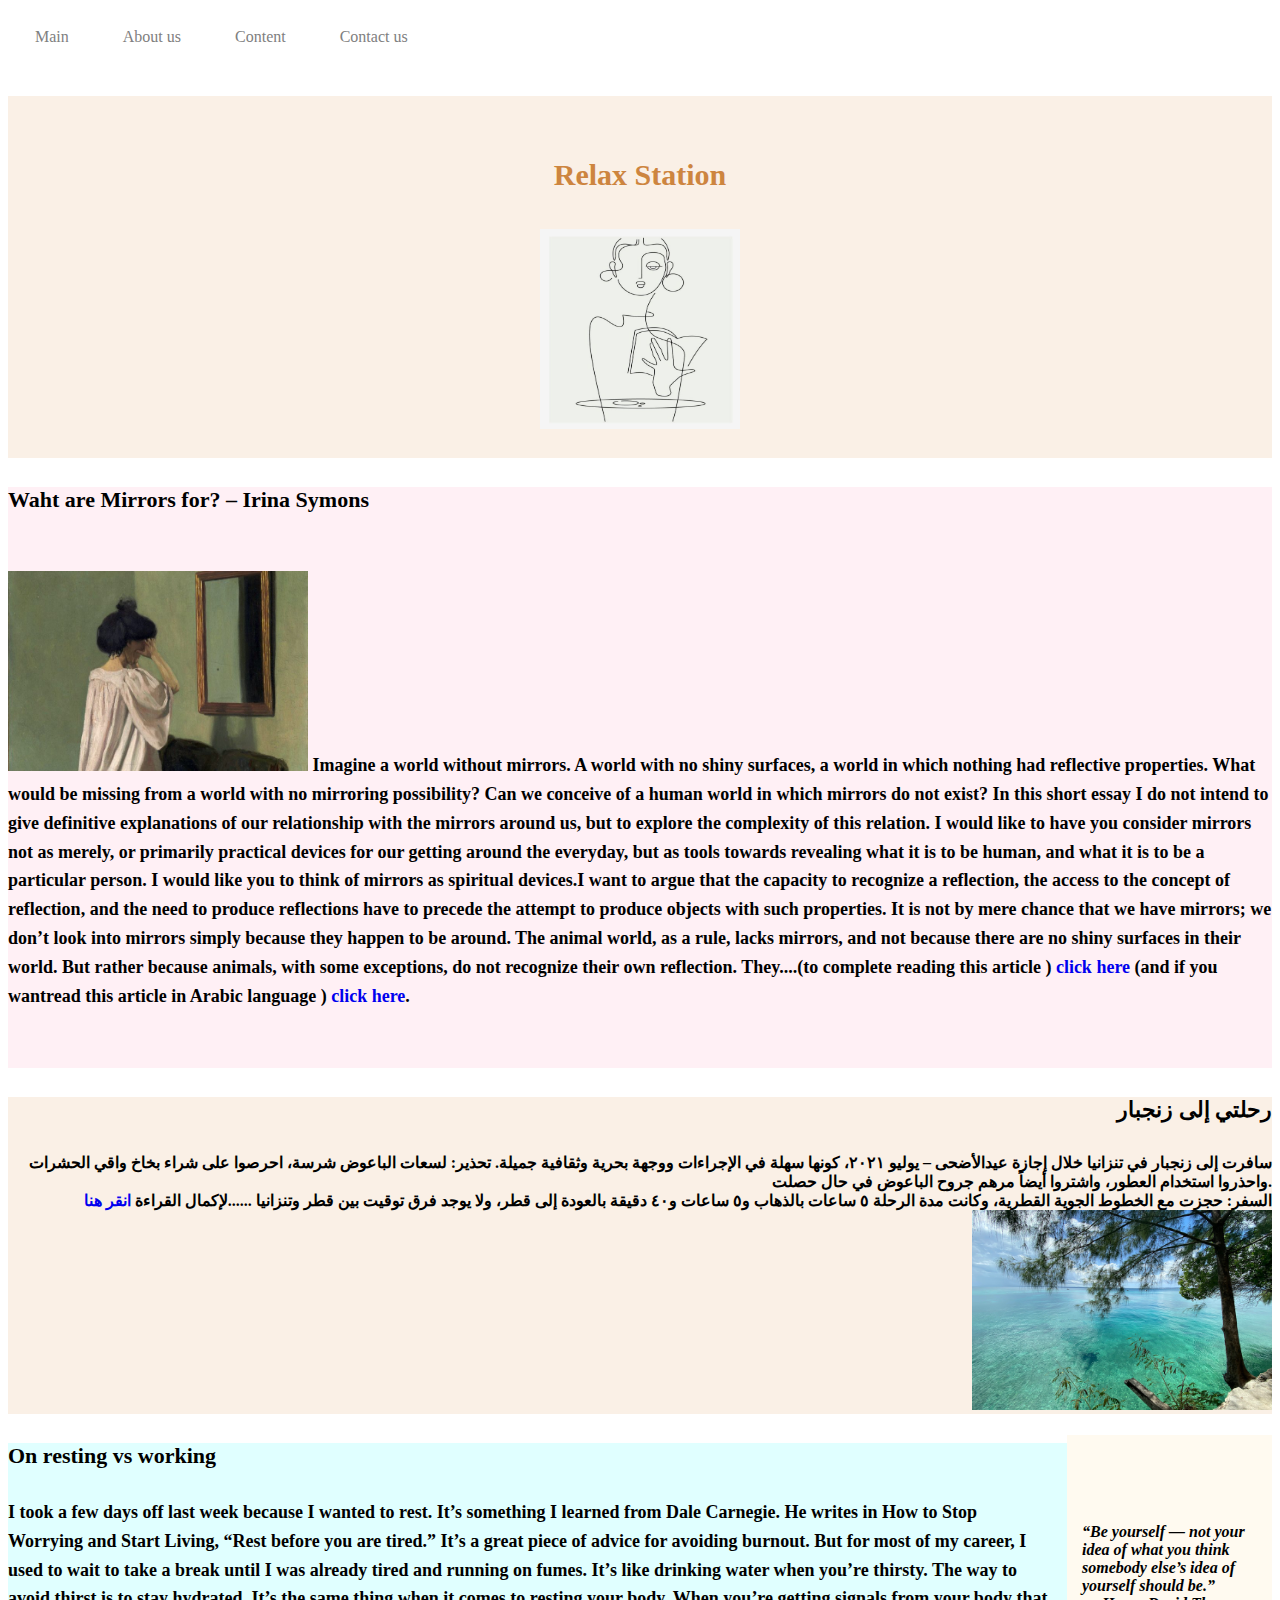
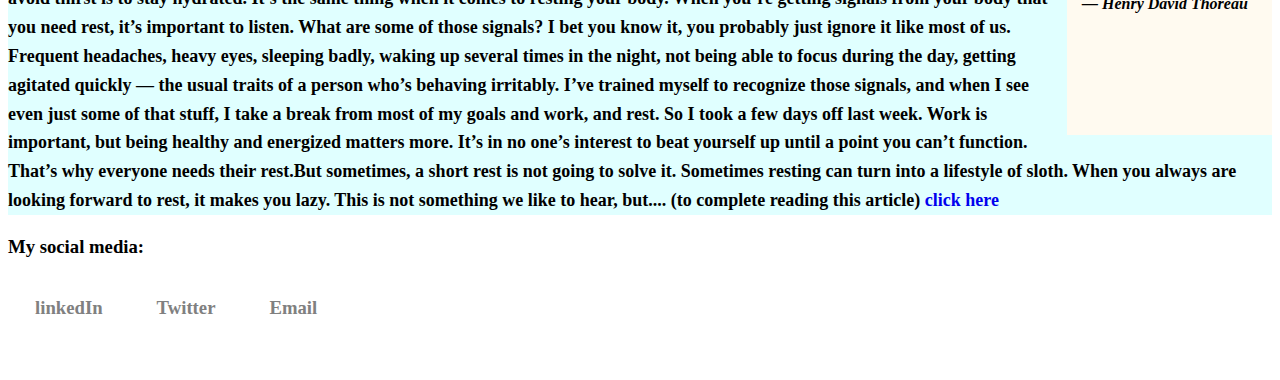
<file: index.html>
<!DOCTYPE html>

<!--this's welcome page-->

<html>

 <head>
 
 <meta charset ="utf-8">
 
 <link rel="stylesheet" href="cssweb.css">
 
 <title>Welcome page </title>
 
 <style>
 
 
 ul{
 list-style-type:none;
 margin:0;
 padding:0;
 overflow:hidden;
 background-color:balck; 
 }
 
 li{
 float:left; 
 }
 
 li a{
 display: block;
 color:gray;
 text-align:center;
 padding:20px 27px; <!-- width of the block , space between each link -->
 text-decoration:none;
 }
 
 li a:hover{
 background-color:#e6e6fa; 
 }
 
a{
font-family:Cursive;
}
 header {
    background-color:#faf0e6;
	text-align:center;
	margin-top:30px;
	margin-bottom:20px;
	padding: 25px;
}


aside{
 width:190px;
 height:300px;
 display: block;
 padding-left:15px;
 margin-left:15px;
 float:right;
 font-style:italic;
 background-color:#fffaf0; <!--or: #e6e6fa /#fffaf0 -->
 
}


 </style>
 </head>

 <body>
 <main>
 <section id="1" > <!--section #1 -->
 <nav> <div>
 <ul>
 <li><a href="index.html">Main</a></li>
 <li><a href="aboutaus.html">About us</a></li>
 <li><a href="fourthP.html">Content</a></li>
 <li><a href="contactus.html">Contact us</a></li>
 </ul></div>
 </nav></section>
 
 
 <header>
 <h3 style="color:#cd853f;line-height: 1.6;font-weight:bold;
 font-size:30px;font-family:Cursive; font-size:24;"
 ><strong>Relax Station</h3>
 <img alt="logo" src="Pictures/logo.jpg" width="200" height="200">
 </header>
 <article style="background-color:#fff0f5;"> <!--first article -->
 <h4 style="font-family:Times New Roman;font-size:22px;">Waht are Mirrors for? – Irina Symons<h4>
 <p style="font-family:Times New Roman;font-size:18px;line-height: 1.6;"><br><img alt="maana" src="Pictures/maana.jpg" width="300" height="200">
 Imagine a world without mirrors. A world with no shiny surfaces, a world in which nothing had reflective properties. What 
 would be missing from a world with no mirroring possibility? Can we conceive of a human world in which mirrors do not exist? 
 In this short essay I do not intend to give definitive explanations of our relationship with the mirrors around us, but to 
 explore the complexity of this relation. I would like to have you consider mirrors not as merely, or primarily practical 
 devices for our getting around the everyday, but as tools towards revealing what it is to be human, and what it is to be a 
 particular person. I would like you to think of mirrors as spiritual devices.I want to argue that the capacity to recognize a 
 reflection, the access to the concept of reflection, and the need to produce reflections have to precede the attempt to produce 
 objects with such properties. It is not by mere chance that we have mirrors; we don’t look into mirrors simply because they 
 happen to be around. The animal world, as a rule, lacks mirrors, and not because there are no shiny surfaces in their world. 
 But rather because animals, with some exceptions, do not recognize their own reflection. They....(to complete reading this 
 article )<a style="font-family:Times New Roman;font-size:auto;"href="https://mana.net/15325" > click here </a> (and if you wantread this article in Arabic language 
 )<a style="font-family:Times New Roman;font-size:auto;"href="https://mana.net/15315"> click here</a>.
 <br><br><br>
 </p>
 </article>
 
 <article style="background-color:#faf0e6;"> <!--third article -->
 <h4 style="font-family:Lateef;font-size:22px;text-align:right;">رحلتي إلى زنجبار<h4>
 <p style="font-family:Lateef;font-size:18;text-align:right;line-height=1.6 em">
 
سافرت إلى زنجبار في تنزانيا خلال إجازة عيدالأضحى – يوليو ٢٠٢١، كونها سهلة في الإجراءات ووجهة بحرية وثقافية جميلة.

تحذير: لسعات الباعوض شرسة، احرصوا على شراء بخاخ واقي الحشرات واحذروا استخدام العطور، واشتروا أيضاً مرهم جروح الباعوض في حال حصلت.
<br>
السفر:

حجزت مع الخطوط الجوية القطرية، وكانت مدة الرحلة ٥ ساعات بالذهاب و٥ ساعات و٤٠ دقيقة بالعودة إلى قطر، ولا يوجد فرق توقيت بين قطر وتنزانيا

......لإكمال القراءة 

<a href= "https://www.tahanialhajri.com/zanzibar/">انقر هنا </a>

<img sytle="float:right;"alt="tahani" src="Pictures/tahani.jpeg" width="300" height="200">
 </p>
 </article>
 
 <aside > 
 <p>
 <br><br><br>
 <br>
 “Be yourself — not your idea of what you think <br>somebody else’s idea of yourself should be.”<br>— Henry David Thoreau
 </p>
 </aside>
 <section id="2"> <!--section #2 -->
 <article style="background-color:lightcyan;">
 <h4 style="font-family:Times New Roman;font-size:22px;">On resting vs working<h4> <!--third article -->
 <p style="font-family:Times New Roman;font-size:18px;line-height: 1.6;">
 I took a few days off last week because I wanted to rest. It’s something I learned from Dale Carnegie. He writes in How to Stop Worrying and Start Living, “Rest before you are tired.” It’s a great 
 piece of advice for avoiding burnout. But for most of my career, I used to wait to take a break until I was already tired and running on fumes. It’s like drinking water when you’re thirsty. 
 The way to avoid thirst is to stay hydrated. It’s the same thing when it comes to resting your body. When you’re getting signals from your body that you need rest, it’s important to listen.
What are some of those signals? I bet you know it, you probably just ignore it like most of us. Frequent headaches, heavy eyes, sleeping badly, waking up several times in the night, not being able to 
focus during the day, getting agitated quickly — the usual traits of a person who’s behaving irritably. I’ve trained myself to recognize those signals, and when I see even just some of that stuff, I 
take a break from most of my goals and work, and rest. So I took a few days off last week.

Work is important, but being healthy and energized matters more. It’s in no one’s interest to beat yourself up until a point you can’t function. 
That’s why everyone needs their rest.But sometimes, a short rest is not going to solve it. Sometimes resting can turn into a lifestyle of sloth. 
When you always are looking forward to rest, it makes you lazy. This is not something we like to hear, but.... (to complete reading this 
 article)<a style="font-family:Times New Roman;font-size:auto;" href="https://medium.com/darius-foroux/on-resting-vs-working-680088de95e" > click here</a>
 
 </p>
 
 </article><section/>
 
 <footer>
 <h3>My social media:<h3>
 <ul>
 <li><a href="https://www.linkedin.com/in/%D8%AC%D9%85%D8%A7%D9%86%D9%87-%D9%85%D8%AD%D8%AC%D9%88%D8%A8-778749182">linkedIn</a><br></li>
 <li><a href="https://twitter.com/IIJOMANAX" >Twitter</a><br></li>
 <li><a href = "mailto:Mahjoobjx@gmail.com">Email</a></li>
 </ul>
 </footer>
 </main>
 </body>






</html>
</file>
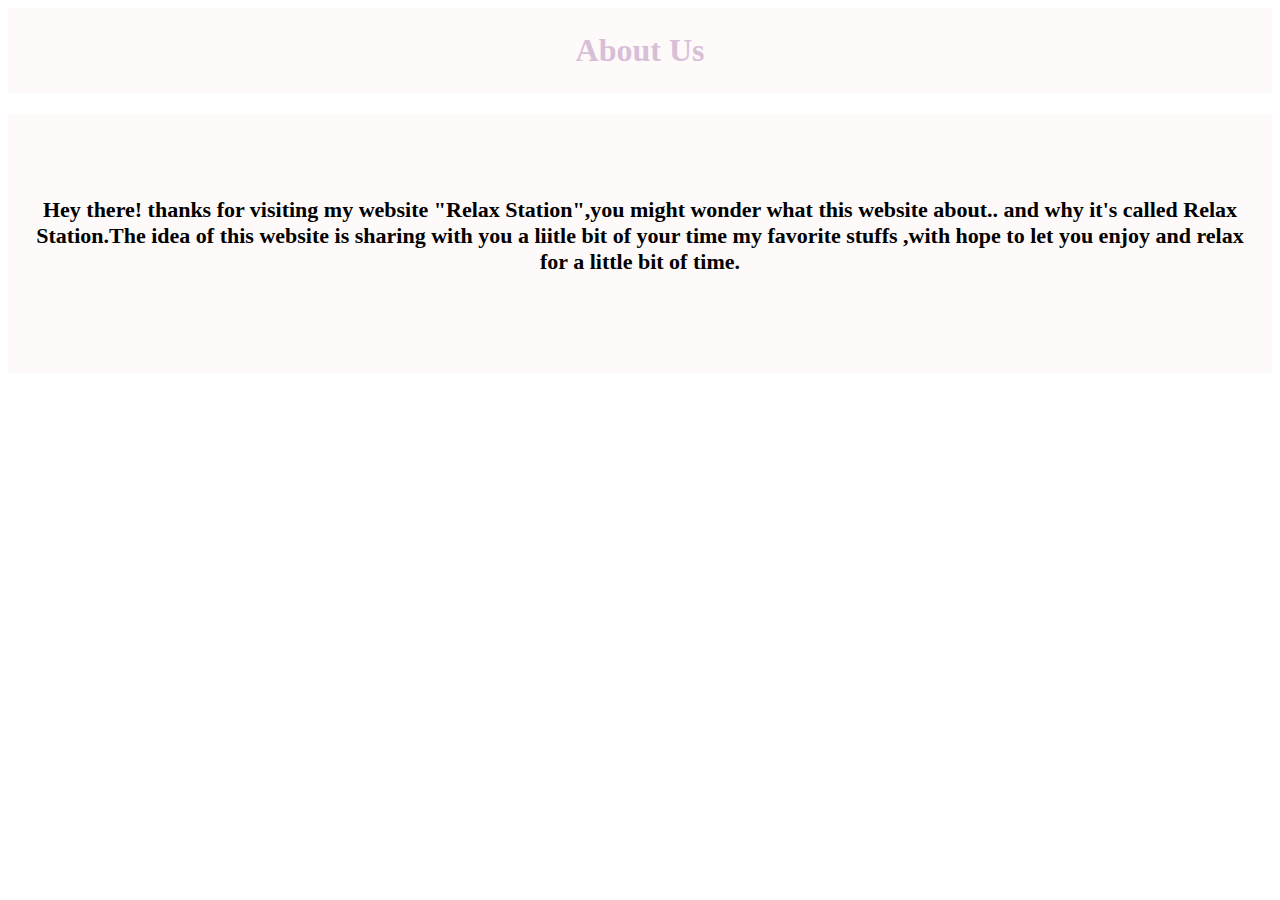
<file: aboutaus.html>
<!DOTYPE html> 

<html>
  <head>
  <meta charset ="utf-8">
  <link rel="stylesheet" href="cssweb.css">
  <title>About Us</title>
  
  <style>
  

  table,th,td{
  border: 1.5px solid;
  text-align:center;
  padding:25px;
  font-family:Cursive;
  font-size:15;
  }
  
  </style>
  
  </head>


  <body>
  <h1> About Us <h1><br>
  
  <p>Hey there! thanks for visiting my website "Relax Station",you might wonder what this website about..
  and why it's called Relax Station.The idea of this website is sharing with you a liitle bit of your time my favorite stuffs
  ,with hope to let you enjoy and relax for a little bit of time.
  <br><br><br></p>
  
  

  
  
  
  </body>

</html>
</file>
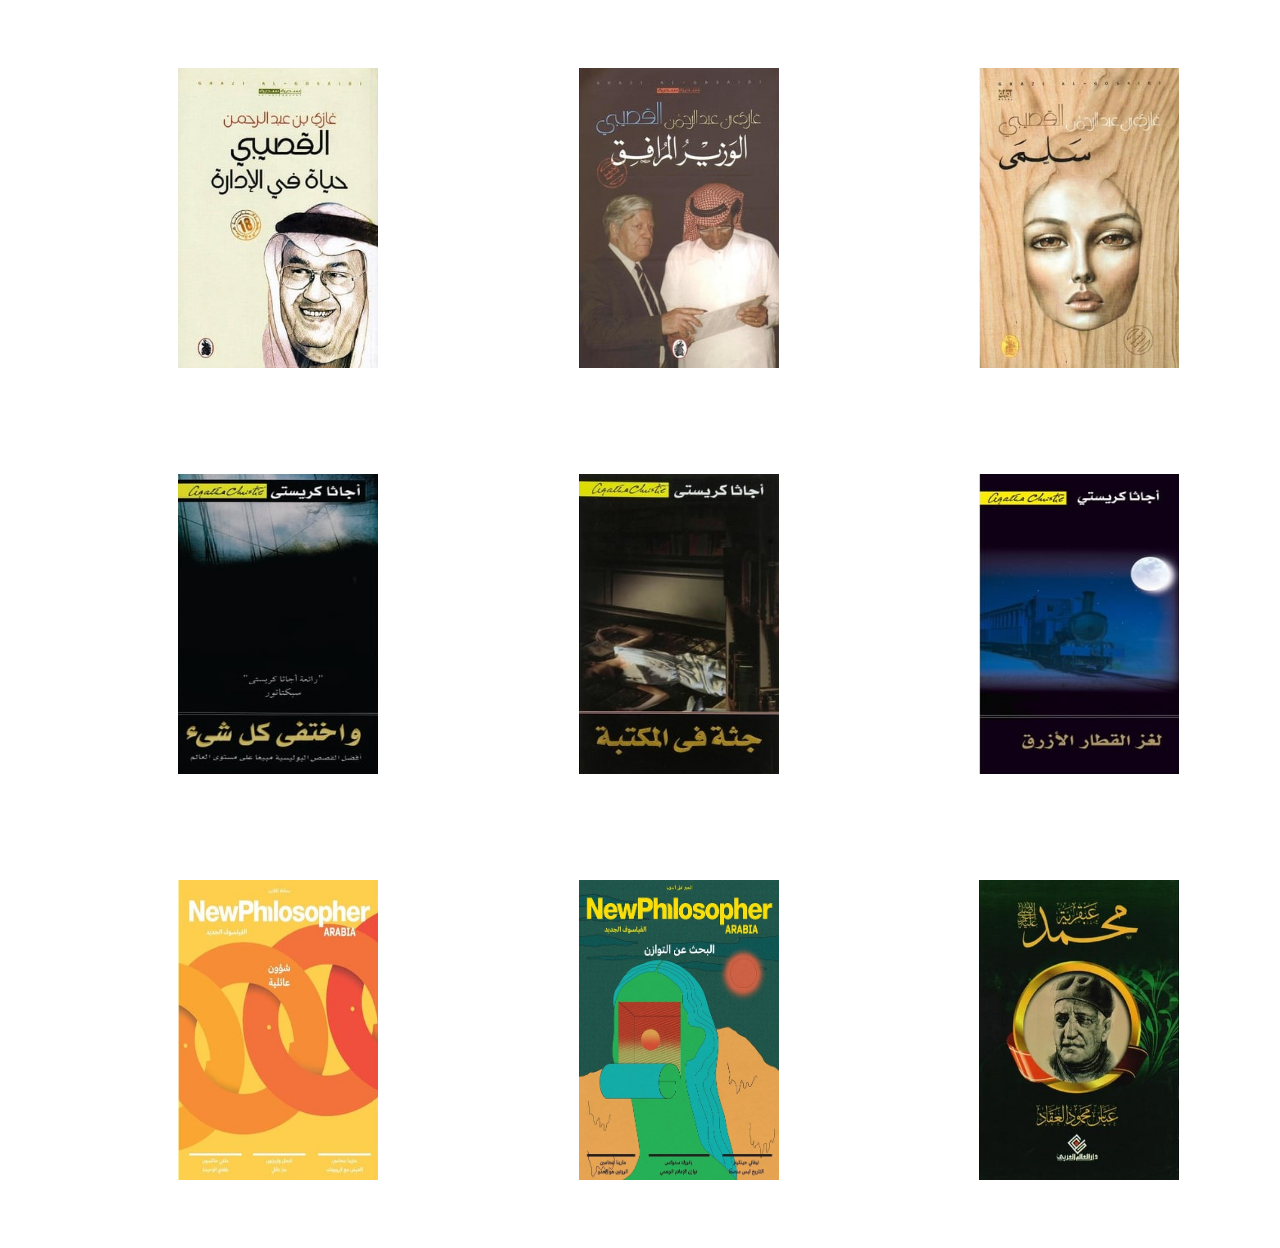
<file: books.html>
<! DOCTYPE html> 

<html>

<head>

<title>Books</title>

<link rel="stylesheet" href="cssweb.css">

<style>
img{
 margin-top:60px;
 margin-bottom:40px;
 margin-left:170px;
 margin-right:25px;
 padding:15px,20px;
}
</style>
</head>

<body>

<p>

<a href="https://www.jarir.com/sa-en/arabic-books-122949.html">
<img alt="#4" src="Pictures/ghazi1.jpg" width="200" height="300"></a>

<a href="https://www.jarir.com/sa-en/arabic-books-367550.html">
<img alt="#5" src="Pictures/ghazi2.jpg" width="200" height="300"></a>

<a href="https://www.jarir.com/sa-en/arabic-books-214853.html">
<img alt="#6" src="Pictures/ghazi3.jpg" width="200" height="300"></a>

<a href ="https://www.jarir.com/sa-en/jarir-publication-296955.html">
<img alt ="#1" src="Pictures/agatha1.jpg" width="200" height="300" ></a>

<a href="https://www.jarir.com/sa-en/jarir-publication-296946.html" >
<img alt ="#2" src="Pictures/agatha2.jpg" width="200" height="300"></a>

<a href="https://www.jarir.com/sa-en/jarir-publication-338804.html">
<img alt="#3" src="Pictures/agatha3.jpg" width="200" height="300"></a>

<a href="https://www.jarir.com/sa-en/arabic-books-566194.html" >
<img alt="#7" src="Pictures/np1.jpg" width="200" height="300"></a>

<a href="https://www.jarir.com/sa-en/arabic-books-560508.html">
<img alt="#8" src="Pictures/np2.jpg" width="200" height="300"></a>

<a href="https://www.jarir.com/arabic-books-499964.html">
<img alt ="#9" src="Pictures/AM.jpg" width="200" height="300" ></a>

</p>

</body>

</html>
</file>
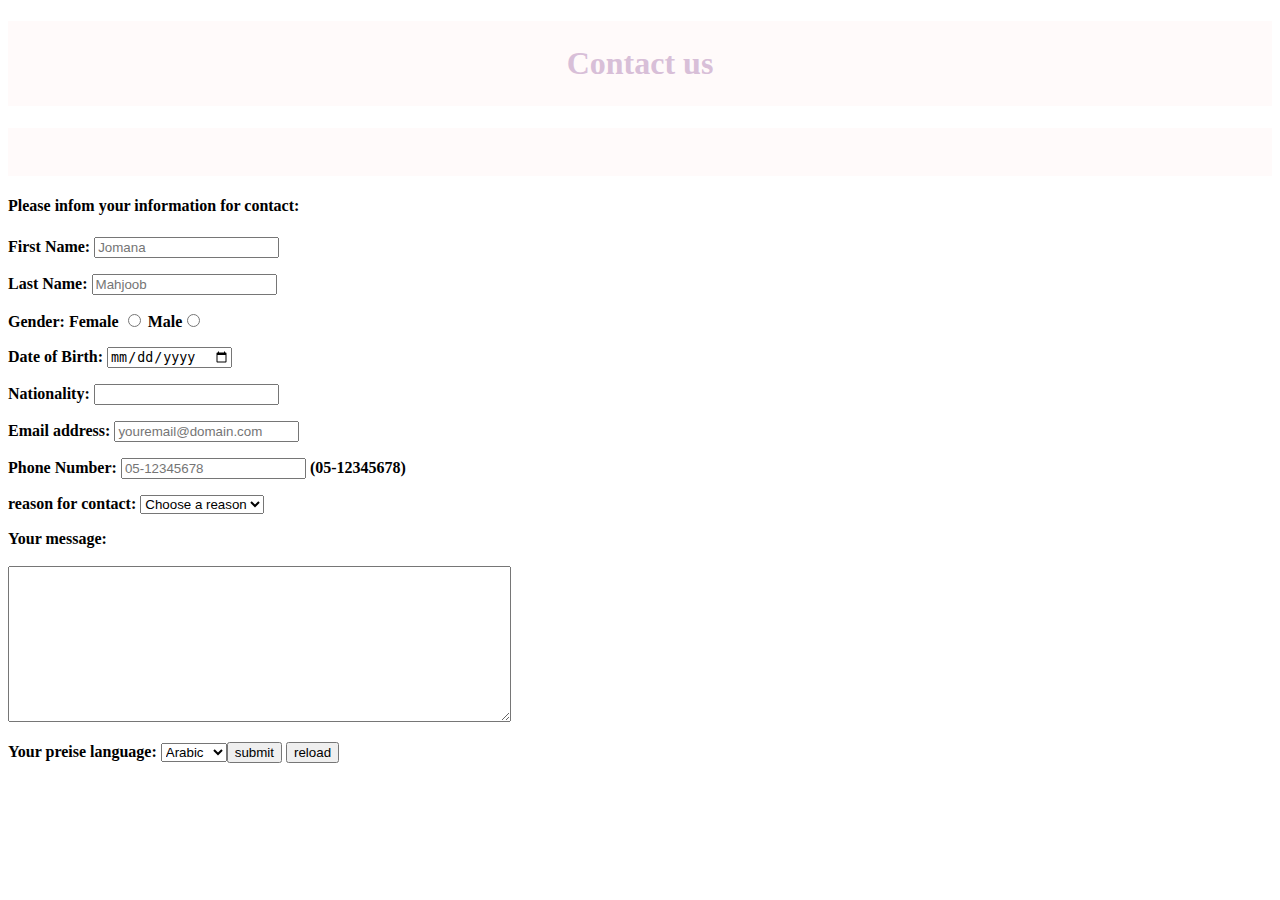
<file: contactus.html>
<!DOCTYPE html>

<html>


<head> <!-- start of head  -->
<meta charset ="utf-8">

<link rel="stylesheet" href="cssweb.css"> <!-- the link of the external sheet -->

<title>Contact us</title> <!--title of this page -->


</head> <!-- end of head -->



<body> <!-- start of body  -->

<h1> Contact us <h1>

<h4>Please infom your information for contact:<h4>

<form> <!-- start of form , it contains 12 elements ,and different types, like:radionbutton,textarea..etc-->

<p><label>First Name:
  <input name="fsname" type="string" placeholder="Jomana"/>  <!--string type -->
</label></p>

<p><label>Last Name:
   <input name="lname" type "string" placeholder="Mahjoob"/> 
   </label></p>

<p><label>Gender:
<label>Female <input name="female" type="radio"/></label> <!--radio button type -->
<label>Male<input name="male" type="radio"/></label></p>

<p><label>Date of Birth:
<input name="dateofb" type= "date"/> <!-- date type -->
</label></p>

<p><label>Nationality:
<input name="nationality" type="String" />
</label></p>


<p><label>Email address:
<input name="email" type="email" placeholder="youremail@domain.com" required /> <!-- email type -->
</label></p>


<p><label>Phone Number:
<input name="phonen" placeholder= "05-12345678"  
pattern = "[05]{2}[0-9]{8}" /><!-- pattern is to make sure that the pone number is correct, it must start with 05 and be 10 digits -->
(05-12345678) 
</label></p>

<p><label>reason for contact:
<select name= "reason" required>
<option selected >Choose a reason </option> 
<option>Suggestion</option>
<option>complaint</option>
<option>other</option>
</select>
</label></p>


<p><label>Your message:<br><br>
<textarea name="comments" required 
rows= "10" cols="60"></textarea>
</label></p><!--if user didn't enter the message,it'll not be able to submit the form -->

<p><label>Your preise language:
<select name="language" 
<option selected>choose a language</option> 
<option>Arabic</option>
<option>English</option>
</label></p>

<p>
<input type="submit" value="submit"/> <!-- submit and reset type-->
<input type="reset" value="reload"/>
</p>

</form> <!--end of form -->
</body>



</html>
</file>
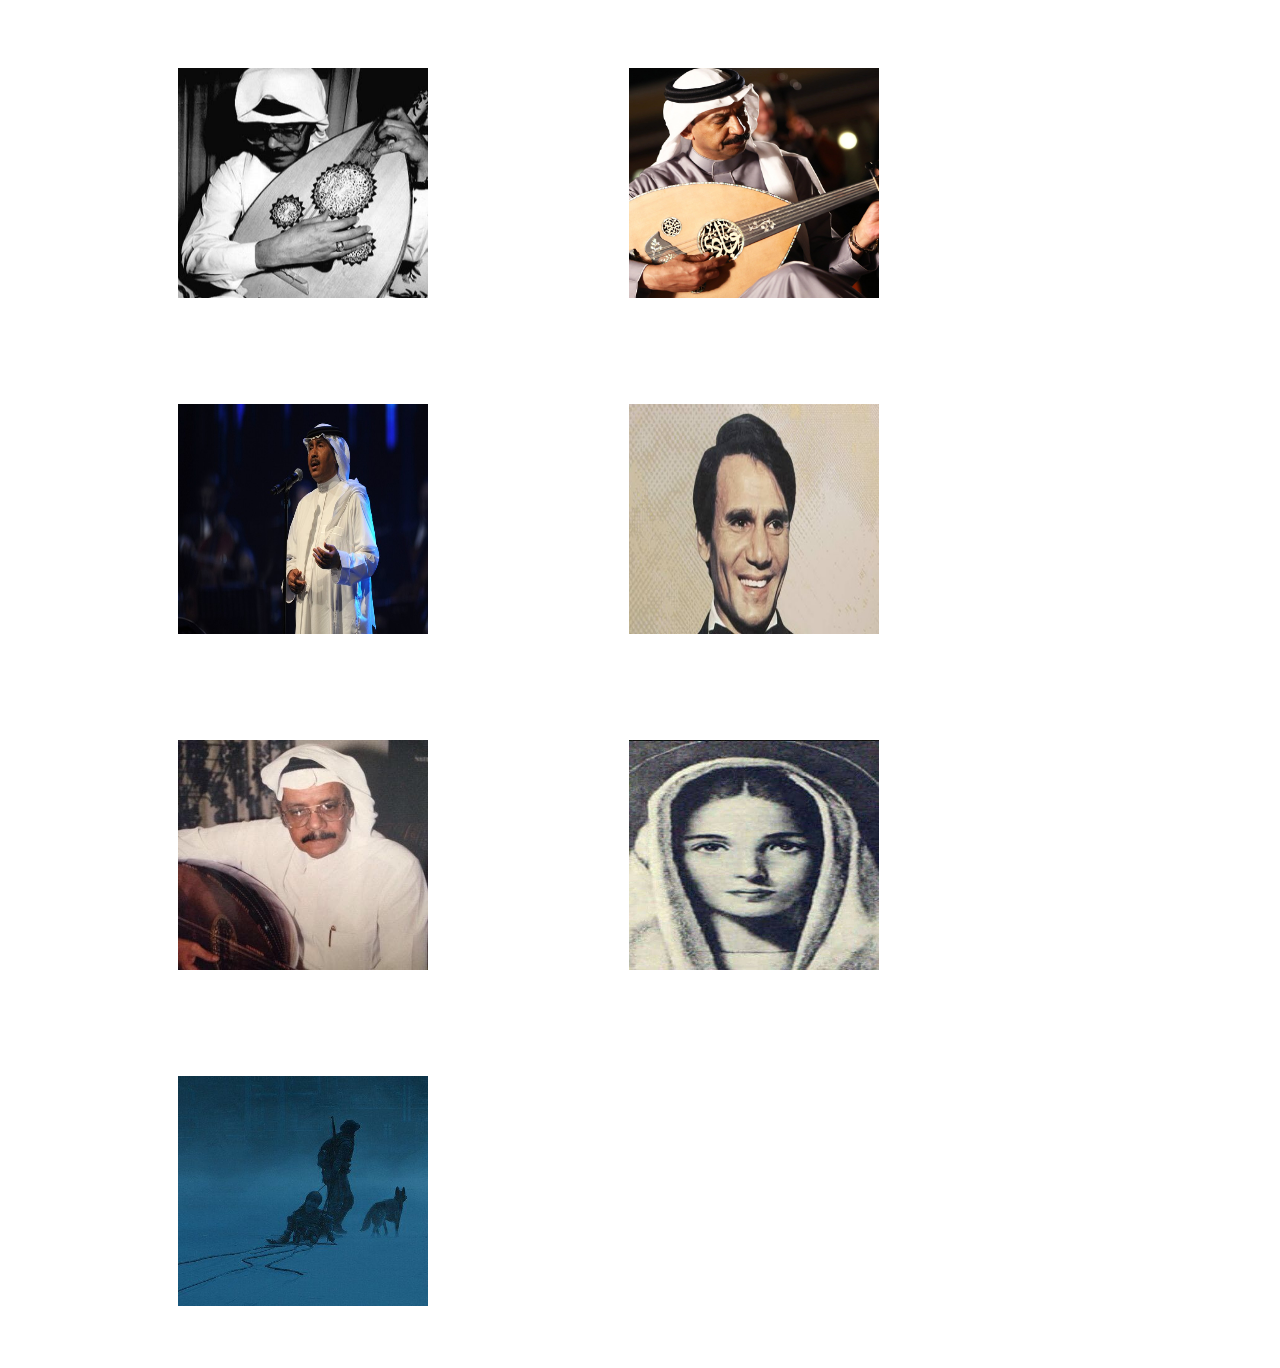
<file: Music.html>
<!DOCTYP html>


<html>




<head>

<title>Music</title>
<link rel="stylesheet" href="cssweb.css">

<style>

img {
 margin-top:60px;
 margin-bottom:40px;
 margin-left:170px;
 margin-right:25px;
 padding:15px,20px;
 }

</style>
</head>




<body>


<p>
<a href="https://soundcloud.app.goo.gl/DCsJP3t51HMN4yyDA">
<img alt="Mix-Talal Maddah" src="Pictures/Talal Maddah.jpg" width= "250" height="230" title="Mix-طلال مداح"> </a>

<a href="https://www.youtube.com/watch?v=6gjYQfrKg6A">
<img alt="" src="Pictures/abadij1.jpg" width= "250" height="230" title="ميدلي - عبادي الجوهر"> </a>

<a href="https://www.youtube.com/watch?v=TXrpuQYZq_U&list=PLBYicGz0T3p0yoEuALj38Xj4m7F_Cayu1">
<img alt="abdu" src="Pictures/abdu1.jpg" width= "250" height="230" title="محمد عبده | سوق واقف 2015"> </a>

<a href="https://soundcloud.com/majedkhalid1/dvr9voxq9fi5 ">
<img alt="Mix-Talal Maddah" src="Pictures/hafiz1.jpg" width= "250" height="230" title="بحياتك يا ولدي امرأةٌ عيناها سبحان المعبود | حليم"> </a>

<a href="https://soundcloud.app.goo.gl/S3fd7TXtkNFnnCjH8">
<img alt="Mix-Talal Maddah" src="Pictures/maddah1.jpg" width= "250" height="230" title="Mix الشتاء"> </a>

<a href="https://soundcloud.app.goo.gl/ij48XjgyKEnf5vwf7">
<img alt="reading playlist" src="Pictures/idk.jpg" width="250" height="230"title="Reading playlist"></a>

<a href="https://www.youtube.com/watch?v=Xr8p17TKPc4&list=WL&index=125">
<img alt="" src="Pictures/night work chill.jpg" width="250" height="230" title="Night Work | Beautiful Chill Mix"></a>

</p>

</body>




</html>
</file>
<file: cssweb.css>
< meta name = "viewport” content=“width=device-width” ,initial-scale=1.0">



body{
	font-family:Cursive;
	background-color:whitesmoke;
	
	
}

p{
 
  font-family: Cursive; 
  font-size : 22;
  color:black;
}

h1{
	font-family:Cursive;
	color:thistle;
	background-color:#fffafa;
	text-align:center;
	padding:24px;
	
	
}

h3,h4,h5{
  font-family:Cursive;
  font-size:24;
  color:black
}

a{
	text-decoration: none;
}
</file>
